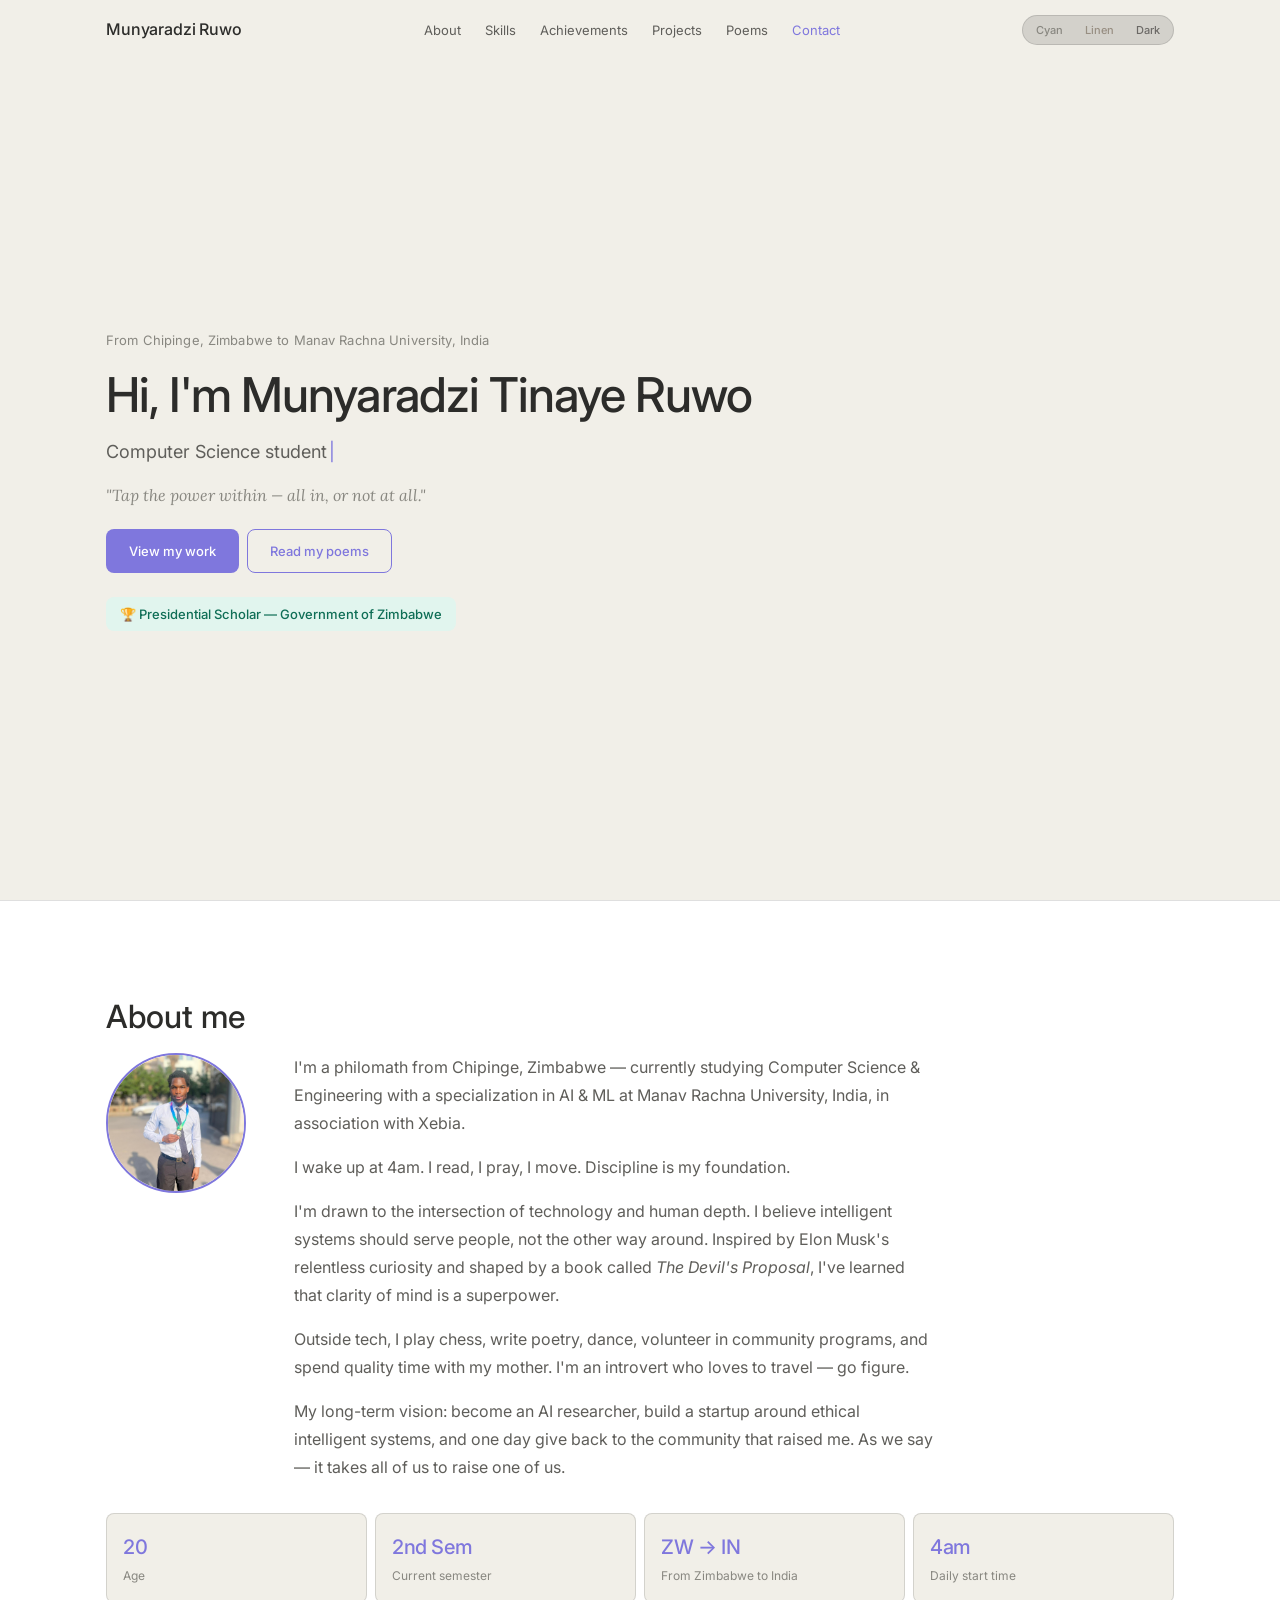
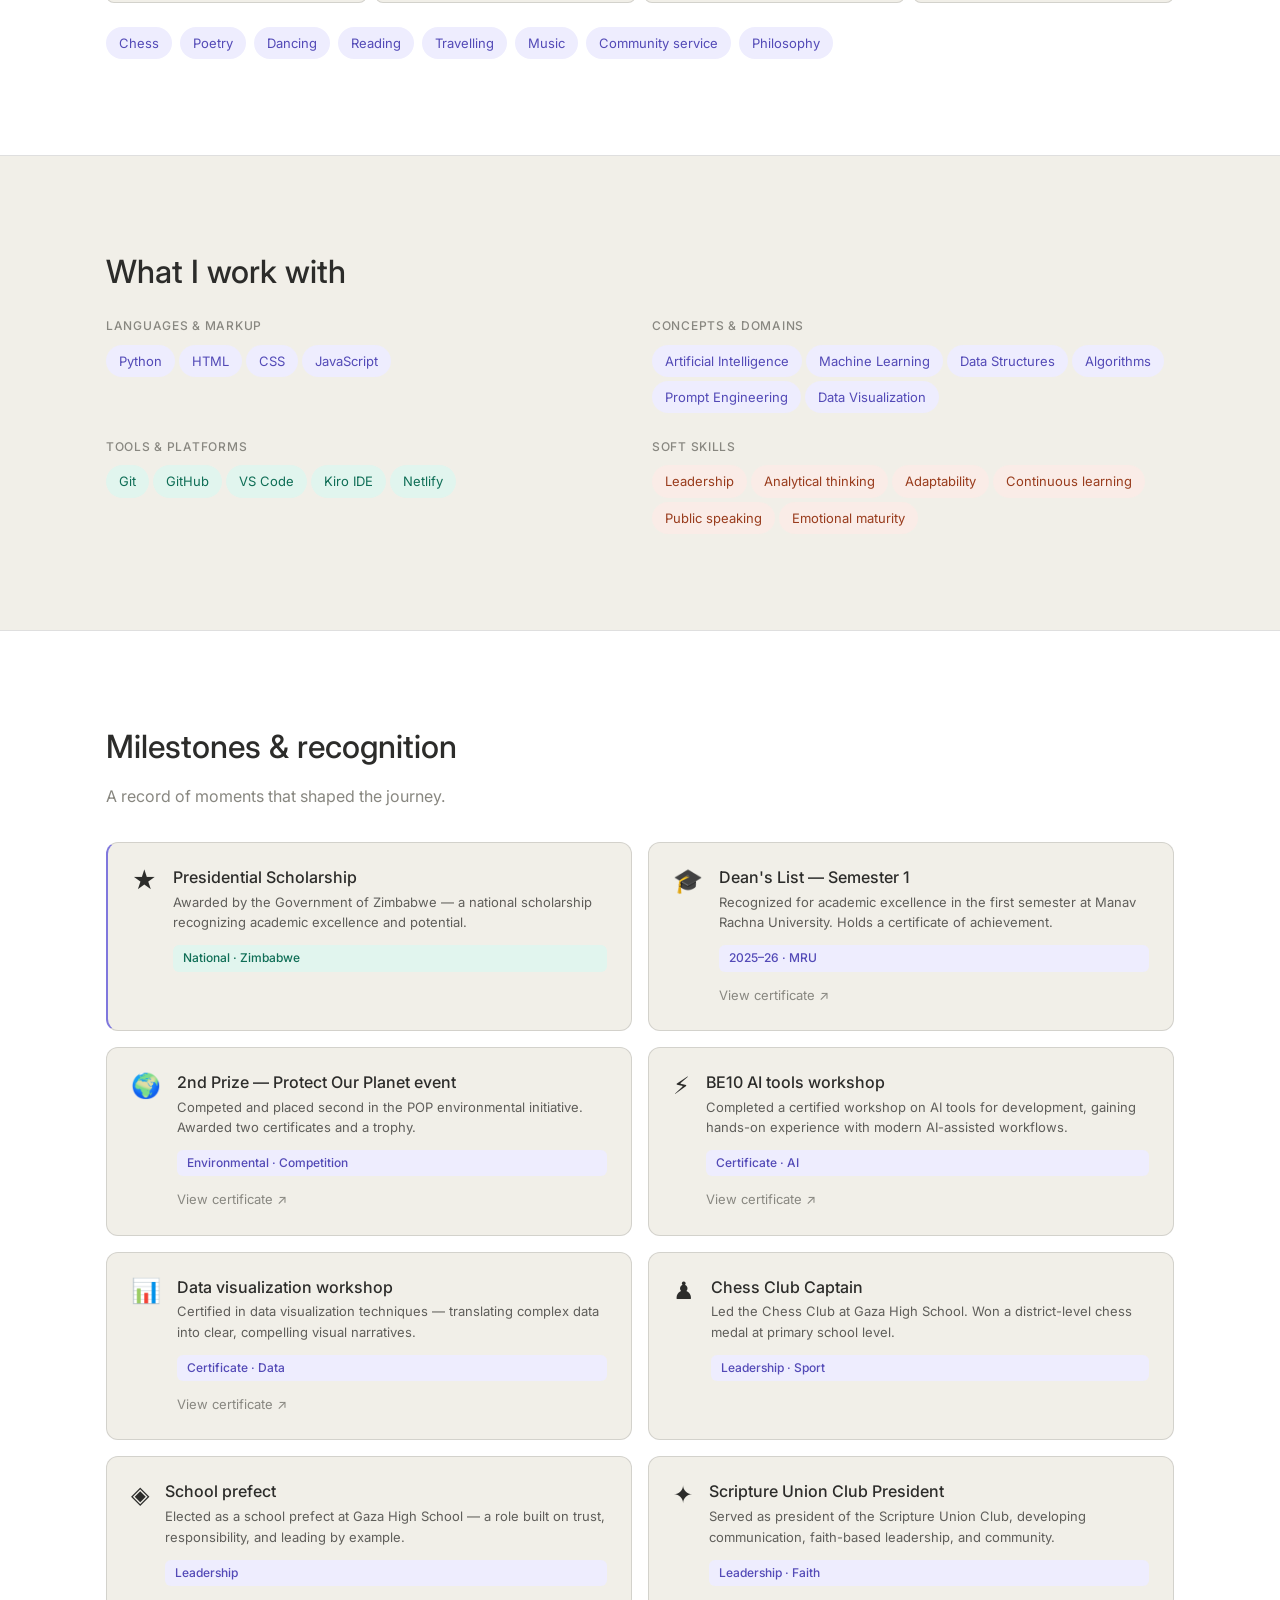
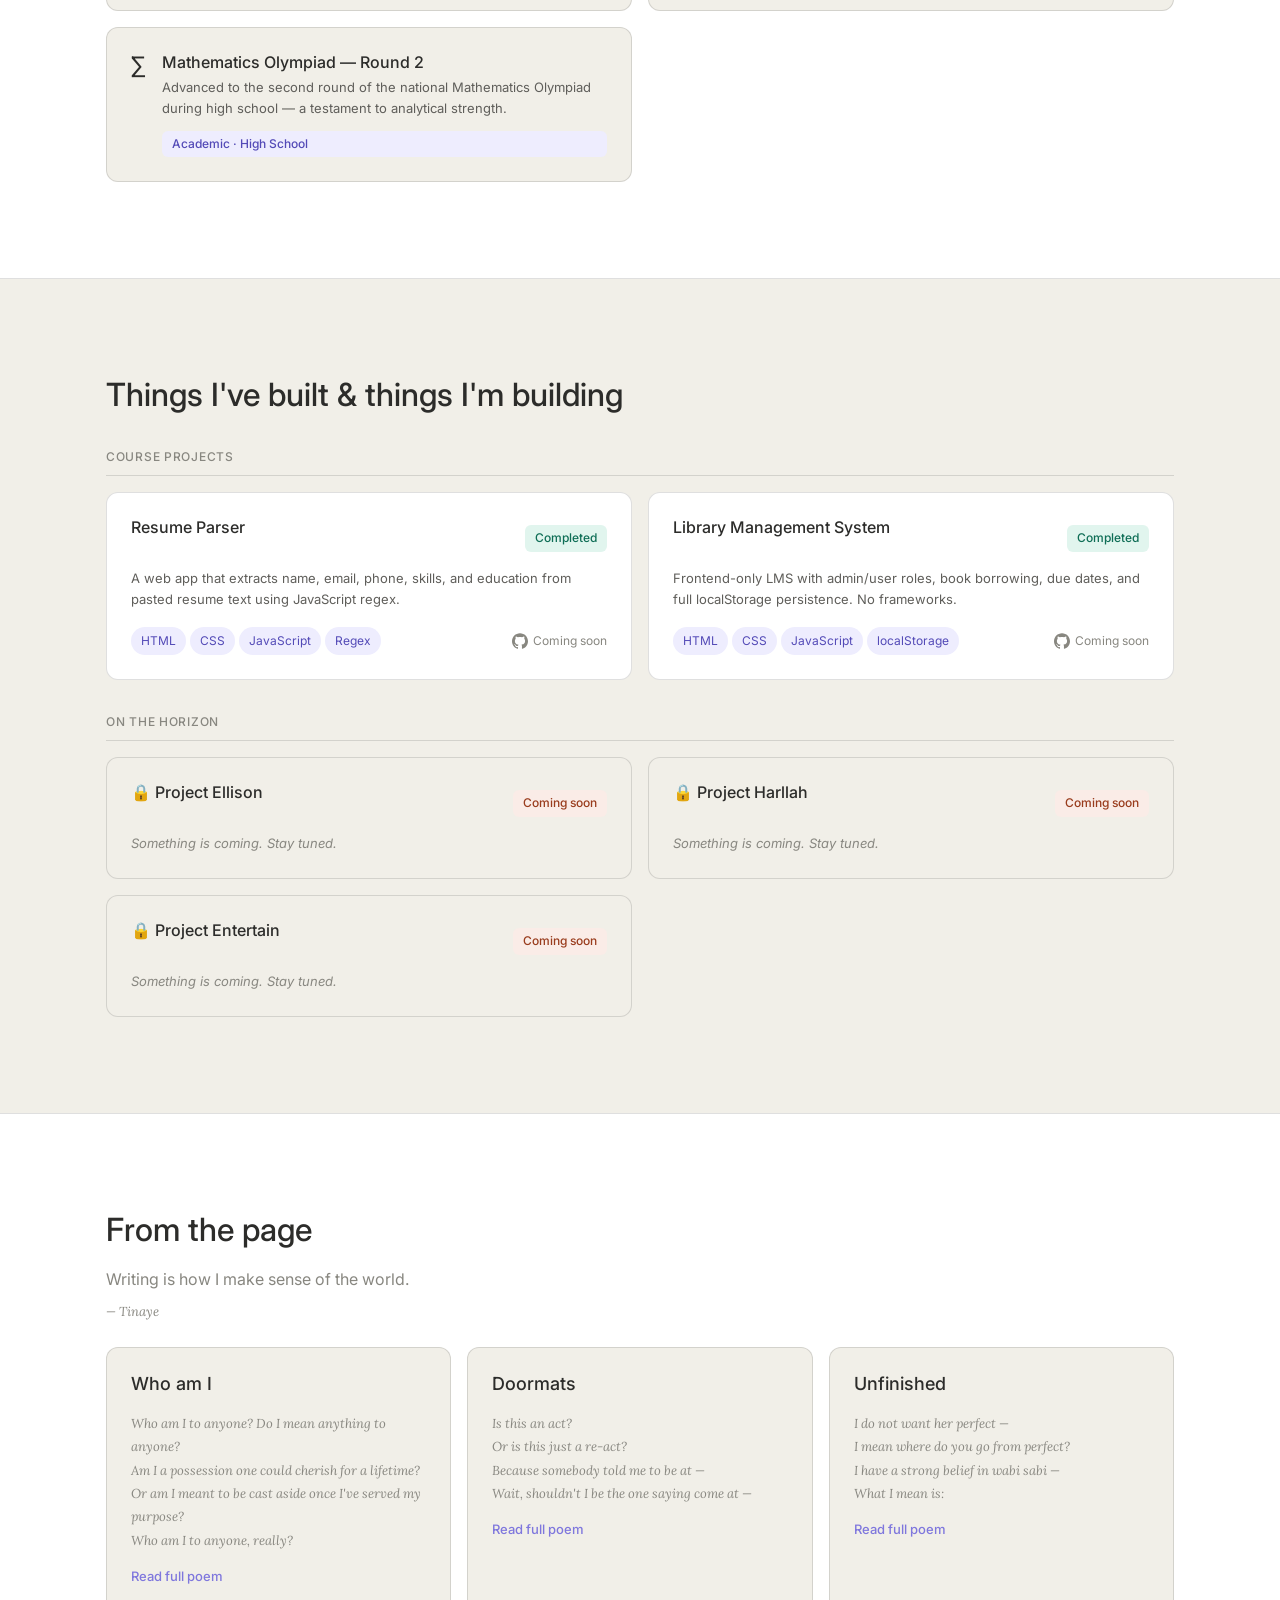
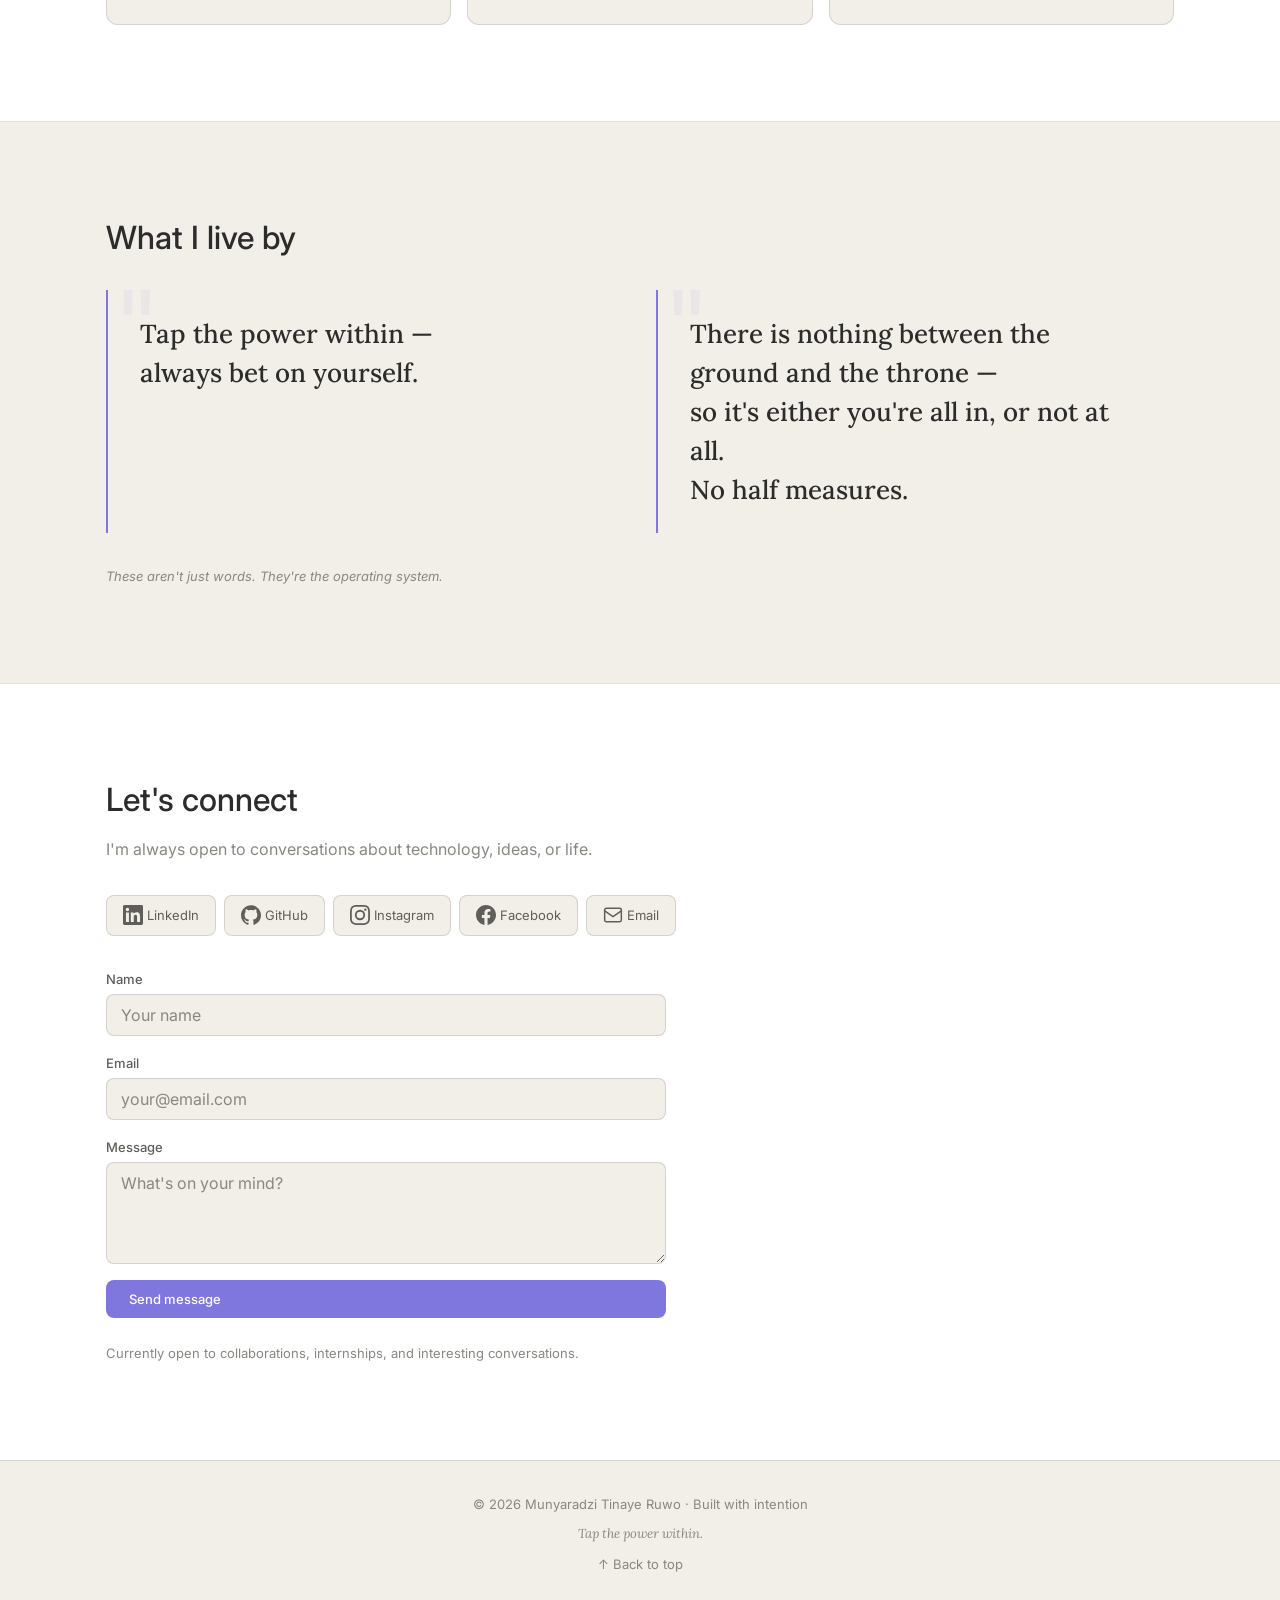
<file: index.html>
<!DOCTYPE html>
<html lang="en">

<head>
  <!-- ═══ META & SEO ═══ -->
  <meta charset="UTF-8" />
  <meta name="viewport" content="width=device-width, initial-scale=1.0" />
  <title>Munyaradzi Tinaye Ruwo — Computer Science & AI/ML Student</title>
  <meta name="description"
    content="Portfolio of Munyaradzi Tinaye Ruwo — CS & AI/ML student at Manav Rachna University, Presidential Scholar, philomath, and poet from Zimbabwe." />
  <meta property="og:title" content="Munyaradzi Tinaye Ruwo — Portfolio" />
  <meta property="og:description"
    content="Computer Science student, AI/ML specialization, Presidential Scholar, poet. From Chipinge, Zimbabwe to Manav Rachna University, India." />
  <meta property="og:type" content="website" />

  <!-- ═══ FONTS ═══ -->
  <link rel="preconnect" href="https://fonts.googleapis.com" />
  <link rel="preconnect" href="https://fonts.gstatic.com" crossorigin />
  <link
    href="https://fonts.googleapis.com/css2?family=Inter:wght@400;500&family=Lora:ital,wght@0,400;0,500;1,400;1,500&display=swap"
    rel="stylesheet" />

  <link rel="stylesheet" href="style.css" />
</head>

<body>

  <!-- ═══════════════════════════════════════ -->
  <!-- NAVIGATION       kjfndskjbghd                      -->
  <!-- ═══════════════════════════════════════ -->
  <nav class="nav" id="main-nav" role="navigation" aria-label="Main navigation">
    <div class="nav__inner container">
      <!-- Logo / name -->
      <a href="#hero" class="nav__logo">Munyaradzi Ruwo</a>

      <!-- Desktop links jbfjbdh -->
      <ul class="nav__links" id="nav-links" role="list">
        <li><a href="#about" class="nav__link">About</a></li>
        <li><a href="#skills" class="nav__link">Skills</a></li>
        <li><a href="#achievements" class="nav__link">Achievements</a></li>
        <li><a href="#projects" class="nav__link">Projects</a></li>
        <li><a href="#poems" class="nav__link">Poems</a></li>
        <li><a href="#contact" class="nav__link">Contact</a></li>
      </ul>

      <!-- Theme switcher -->
      <div class="theme-switcher" role="group" aria-label="Choose theme">
        <button class="theme-btn theme-btn--active" data-theme="cyan" aria-label="Cyan theme"
          title="Cyan (cool)">Cyan</button>
        <button class="theme-btn" data-theme="linen" aria-label="Linen theme" title="Linen (beige)">Linen</button>
        <button class="theme-btn" data-theme="dark" aria-label="Dark theme" title="Dark">Dark</button>
      </div>

      <!-- Hamburger (mobile) -->
      <button class="nav__hamburger" id="hamburger-btn" aria-label="Toggle navigation menu" aria-expanded="false"
        aria-controls="nav-links">
        <span class="hamburger-line"></span>
        <span class="hamburger-line"></span>
        <span class="hamburger-line"></span>
      </button>
    </div>
  </nav>

  <main>
    <!-- ═══════════════════════════════════════ -->
    <!-- SECTION 01 — HERO                      -->
    <!-- ═══════════════════════════════════════ -->
    <section class="hero" id="hero" aria-label="Hero introduction">
      <div class="container hero__inner">
        <!-- Eyebrow -->
        <p class="hero__eyebrow">From Chipinge, Zimbabwe to Manav Rachna University, India</p>

        <!-- Heading -->
        <h1 class="hero__heading">Hi, I'm Munyaradzi Tinaye Ruwo</h1>

        <!-- Typing subtitle -->
        <div class="hero__subtitle-wrap" aria-label="Roles: Computer Science student, AI/ML, Philomath, Poet">
          <span class="hero__subtitle" id="typing-text"></span><span class="hero__cursor" aria-hidden="true">|</span>
        </div>

        <!-- Mantra -->
        <p class="hero__mantra">"Tap the power within — all in, or not at all."</p>

        <!-- CTA Buttons -->
        <div class="hero__ctas">
          <a href="#projects" class="btn btn--primary">View my work</a>
          <a href="#poems" class="btn btn--outline">Read my poems</a>
        </div>

        <!-- Presidential Scholarship Badge -->
        <div class="hero__badge" aria-label="Presidential Scholarship award">
          <span class="badge badge--teal">🏆 Presidential Scholar — Government of Zimbabwe</span>
        </div>
      </div>
    </section>

    <!-- ═══════════════════════════════════════ -->
    <!-- SECTION 02 — ABOUT                     -->
    <!-- ═══════════════════════════════════════ -->
    <section class="section about" id="about" aria-label="About Munyaradzi">
      <div class="container">
        <h2 class="section__heading">About me</h2>

        <!-- Two-column layout: photo + bio -->
        <div class="about__layout">

          <!-- Profile photo area -->
          <div class="about__photo-col">
            <div class="about__photo-wrap">
              <!-- Profile image with initials fallback -->
              <img src="assets/profile.jpg" alt="Munyaradzi Tinaye Ruwo" class="about__photo"
                onerror="this.style.display='none'; this.nextElementSibling.style.display='flex'" />
              <!-- Fallback initials circle (hidden by default) -->
              <div class="about__photo-fallback" aria-hidden="true" style="display:none;">MTR</div>
            </div>
          </div>

          <!-- Bio text -->
          <div class="about__bio-col">
            <p class="about__bio">
              I'm a philomath from Chipinge, Zimbabwe — currently studying Computer Science &amp; Engineering with a
              specialization in AI &amp; ML at Manav Rachna University, India, in association with Xebia.
            </p>
            <p class="about__bio">
              I wake up at 4am. I read, I pray, I move. Discipline is my foundation.
            </p>
            <p class="about__bio">
              I'm drawn to the intersection of technology and human depth. I believe intelligent systems should serve
              people, not the other way around. Inspired by Elon Musk's relentless curiosity and shaped by a book called
              <em>The Devil's Proposal</em>, I've learned that clarity of mind is a superpower.
            </p>
            <p class="about__bio">
              Outside tech, I play chess, write poetry, dance, volunteer in community programs, and spend quality time
              with my mother. I'm an introvert who loves to travel — go figure.
            </p>
            <p class="about__bio">
              My long-term vision: become an AI researcher, build a startup around ethical intelligent systems, and one
              day give back to the community that raised me. As we say — it takes all of us to raise one of us.
            </p>
          </div>
        </div>

        <!-- Stat cards -->
        <div class="about__stats">
          <div class="stat-card">
            <span class="stat-card__value">20</span>
            <span class="stat-card__label">Age</span>
          </div>
          <div class="stat-card">
            <span class="stat-card__value">2nd Sem</span>
            <span class="stat-card__label">Current semester</span>
          </div>
          <div class="stat-card">
            <span class="stat-card__value">ZW → IN</span>
            <span class="stat-card__label">From Zimbabwe to India</span>
          </div>
          <div class="stat-card">
            <span class="stat-card__value">4am</span>
            <span class="stat-card__label">Daily start time</span>
          </div>
        </div>

        <!-- Interests pills -->
        <div class="about__interests" aria-label="Interests">
          <span class="pill pill--purple">Chess</span>
          <span class="pill pill--purple">Poetry</span>
          <span class="pill pill--purple">Dancing</span>
          <span class="pill pill--purple">Reading</span>
          <span class="pill pill--purple">Travelling</span>
          <span class="pill pill--purple">Music</span>
          <span class="pill pill--purple">Community service</span>
          <span class="pill pill--purple">Philosophy</span>
        </div>
      </div>
    </section>

    <!-- ═══════════════════════════════════════ -->
    <!-- SECTION 03 — SKILLS                    -->
    <!-- ═══════════════════════════════════════ -->
    <section class="section skills" id="skills" aria-label="Skills">
      <div class="container">
        <h2 class="section__heading">What I work with</h2>

        <div class="skills__grid">

          <!-- Languages & markup -->
          <div class="skill-group">
            <p class="skill-group__label">Languages &amp; markup</p>
            <div class="skill-group__pills">
              <span class="pill pill--purple">Python</span>
              <span class="pill pill--purple">HTML</span>
              <span class="pill pill--purple">CSS</span>
              <span class="pill pill--purple">JavaScript</span>
            </div>
          </div>

          <!-- Concepts & domains -->
          <div class="skill-group">
            <p class="skill-group__label">Concepts &amp; domains</p>
            <div class="skill-group__pills">
              <span class="pill pill--purple">Artificial Intelligence</span>
              <span class="pill pill--purple">Machine Learning</span>
              <span class="pill pill--purple">Data Structures</span>
              <span class="pill pill--purple">Algorithms</span>
              <span class="pill pill--purple">Prompt Engineering</span>
              <span class="pill pill--purple">Data Visualization</span>
            </div>
          </div>

          <!-- Tools & platforms -->
          <div class="skill-group">
            <p class="skill-group__label">Tools &amp; platforms</p>
            <div class="skill-group__pills">
              <span class="pill pill--teal">Git</span>
              <span class="pill pill--teal">GitHub</span>
              <span class="pill pill--teal">VS Code</span>
              <span class="pill pill--teal">Kiro IDE</span>
              <span class="pill pill--teal">Netlify</span>
            </div>
          </div>

          <!-- Soft skills -->
          <div class="skill-group">
            <p class="skill-group__label">Soft skills</p>
            <div class="skill-group__pills">
              <span class="pill pill--coral">Leadership</span>
              <span class="pill pill--coral">Analytical thinking</span>
              <span class="pill pill--coral">Adaptability</span>
              <span class="pill pill--coral">Continuous learning</span>
              <span class="pill pill--coral">Public speaking</span>
              <span class="pill pill--coral">Emotional maturity</span>
            </div>
          </div>

        </div>
      </div>
    </section>

    <!-- ═══════════════════════════════════════ -->
    <!-- SECTION 04 — ACHIEVEMENTS              -->
    <!-- ═══════════════════════════════════════ -->
    <section class="section achievements" id="achievements" aria-label="Achievements">
      <div class="container">
        <h2 class="section__heading">Milestones &amp; recognition</h2>
        <p class="section__intro">A record of moments that shaped the journey.</p>

        <div class="achievements__grid">

          <!-- Card 1 — Presidential Scholarship (featured, purple left border) -->
          <article class="achievement-card achievement-card--featured" aria-label="Presidential Scholarship">
            <div class="achievement-card__icon" aria-hidden="true">★</div>
            <div class="achievement-card__body">
              <h3 class="achievement-card__title">Presidential Scholarship</h3>
              <p class="achievement-card__desc">Awarded by the Government of Zimbabwe — a national scholarship
                recognizing academic excellence and potential.</p>
              <span class="badge badge--teal-sm">National · Zimbabwe</span>
            </div>
          </article>

          <!-- Card 2 — Dean's List -->
          <article class="achievement-card" aria-label="Dean's List">
            <div class="achievement-card__icon" aria-hidden="true">🎓</div>
            <div class="achievement-card__body">
              <h3 class="achievement-card__title">Dean's List — Semester 1</h3>
              <p class="achievement-card__desc">Recognized for academic excellence in the first semester at Manav Rachna
                University. Holds a certificate of achievement.</p>
              <span class="badge badge--grey-sm">2025–26 · MRU</span>
              <a href="assets/certificates/deans-list.jpg" target="_blank" rel="noopener noreferrer"
                class="cert-link">View certificate ↗</a>
            </div>
          </article>

          <!-- Card 3 — POP 2nd Prize -->
          <article class="achievement-card" aria-label="Protect Our Planet 2nd Prize">
            <div class="achievement-card__icon" aria-hidden="true">🌍</div>
            <div class="achievement-card__body">
              <h3 class="achievement-card__title">2nd Prize — Protect Our Planet event</h3>
              <p class="achievement-card__desc">Competed and placed second in the POP environmental initiative. Awarded
                two certificates and a trophy.</p>
              <span class="badge badge--grey-sm">Environmental · Competition</span>
              <a href="assets/certificates/pop-event.jpg" target="_blank" rel="noopener noreferrer"
                class="cert-link">View certificate ↗</a>
            </div>
          </article>

          <!-- Card 4 — BE10 AI Tools Workshop -->
          <article class="achievement-card" aria-label="BE10 AI Tools Workshop">
            <div class="achievement-card__icon" aria-hidden="true">⚡</div>
            <div class="achievement-card__body">
              <h3 class="achievement-card__title">BE10 AI tools workshop</h3>
              <p class="achievement-card__desc">Completed a certified workshop on AI tools for development, gaining
                hands-on experience with modern AI-assisted workflows.</p>
              <span class="badge badge--grey-sm">Certificate · AI</span>
              <a href="assets/certificates/be10-workshop.jpg" target="_blank" rel="noopener noreferrer"
                class="cert-link">View certificate ↗</a>
            </div>
          </article>

          <!-- Card 5 — Data Visualization Workshop -->
          <article class="achievement-card" aria-label="Data Visualization Workshop">
            <div class="achievement-card__icon" aria-hidden="true">📊</div>
            <div class="achievement-card__body">
              <h3 class="achievement-card__title">Data visualization workshop</h3>
              <p class="achievement-card__desc">Certified in data visualization techniques — translating complex data
                into clear, compelling visual narratives.</p>
              <span class="badge badge--grey-sm">Certificate · Data</span>
              <a href="assets/certificates/data-viz.jpg" target="_blank" rel="noopener noreferrer"
                class="cert-link">View certificate ↗</a>
            </div>
          </article>

          <!-- Card 6 — Chess Club Captain -->
          <article class="achievement-card" aria-label="Chess Club Captain">
            <div class="achievement-card__icon" aria-hidden="true">♟</div>
            <div class="achievement-card__body">
              <h3 class="achievement-card__title">Chess Club Captain</h3>
              <p class="achievement-card__desc">Led the Chess Club at Gaza High School. Won a district-level chess medal
                at primary school level.</p>
              <span class="badge badge--grey-sm">Leadership · Sport</span>
            </div>
          </article>

          <!-- Card 7 — School Prefect -->
          <article class="achievement-card" aria-label="School Prefect">
            <div class="achievement-card__icon" aria-hidden="true">◈</div>
            <div class="achievement-card__body">
              <h3 class="achievement-card__title">School prefect</h3>
              <p class="achievement-card__desc">Elected as a school prefect at Gaza High School — a role built on trust,
                responsibility, and leading by example.</p>
              <span class="badge badge--grey-sm">Leadership</span>
            </div>
          </article>

          <!-- Card 8 — Scripture Union President -->
          <article class="achievement-card" aria-label="Scripture Union Club President">
            <div class="achievement-card__icon" aria-hidden="true">✦</div>
            <div class="achievement-card__body">
              <h3 class="achievement-card__title">Scripture Union Club President</h3>
              <p class="achievement-card__desc">Served as president of the Scripture Union Club, developing
                communication, faith-based leadership, and community.</p>
              <span class="badge badge--grey-sm">Leadership · Faith</span>
            </div>
          </article>

          <!-- Card 9 — Mathematics Olympiad -->
          <article class="achievement-card" aria-label="Mathematics Olympiad">
            <div class="achievement-card__icon" aria-hidden="true">∑</div>
            <div class="achievement-card__body">
              <h3 class="achievement-card__title">Mathematics Olympiad — Round 2</h3>
              <p class="achievement-card__desc">Advanced to the second round of the national Mathematics Olympiad during
                high school — a testament to analytical strength.</p>
              <span class="badge badge--grey-sm">Academic · High School</span>
            </div>
          </article>

        </div>
      </div>
    </section>

    <!-- ═══════════════════════════════════════ -->
    <!-- SECTION 05 — PROJECTS                  -->
    <!-- ═══════════════════════════════════════ -->
    <section class="section projects" id="projects" aria-label="Projects">
      <div class="container">
        <h2 class="section__heading">Things I've built &amp; things I'm building</h2>

        <!-- Subsection A: Course projects -->
        <div class="projects__group">
          <p class="projects__group-label">Course projects</p>
          <div class="projects__grid">

            <!-- Card 1 — Resume Parser -->
            <article class="project-card" aria-label="Resume Parser project">
              <div class="project-card__header">
                <h3 class="project-card__title">Resume Parser</h3>
                <span class="badge badge--teal-sm">Completed</span>
              </div>
              <p class="project-card__desc">A web app that extracts name, email, phone, skills, and education from
                pasted resume text using JavaScript regex.</p>
              <div class="project-card__footer">
                <div class="project-card__tags">
                  <span class="pill pill--purple pill--sm">HTML</span>
                  <span class="pill pill--purple pill--sm">CSS</span>
                  <span class="pill pill--purple pill--sm">JavaScript</span>
                  <span class="pill pill--purple pill--sm">Regex</span>
                </div>
                <span class="project-card__github project-card__github--disabled" title="Coming soon"
                  aria-label="GitHub link coming soon">
                  <!-- GitHub icon -->
                  <svg width="16" height="16" viewBox="0 0 24 24" fill="currentColor" aria-hidden="true">
                    <path
                      d="M12 .297c-6.63 0-12 5.373-12 12 0 5.303 3.438 9.8 8.205 11.385.6.113.82-.258.82-.577 0-.285-.01-1.04-.015-2.04-3.338.724-4.042-1.61-4.042-1.61C4.422 18.07 3.633 17.7 3.633 17.7c-1.087-.744.084-.729.084-.729 1.205.084 1.838 1.236 1.838 1.236 1.07 1.835 2.809 1.305 3.495.998.108-.776.417-1.305.76-1.605-2.665-.3-5.466-1.332-5.466-5.93 0-1.31.465-2.38 1.235-3.22-.135-.303-.54-1.523.105-3.176 0 0 1.005-.322 3.3 1.23.96-.267 1.98-.399 3-.405 1.02.006 2.04.138 3 .405 2.28-1.552 3.285-1.23 3.285-1.23.645 1.653.24 2.873.12 3.176.765.84 1.23 1.91 1.23 3.22 0 4.61-2.805 5.625-5.475 5.92.42.36.81 1.096.81 2.22 0 1.606-.015 2.896-.015 3.286 0 .315.21.69.825.57C20.565 22.092 24 17.592 24 12.297c0-6.627-5.373-12-12-12" />
                  </svg>
                  Coming soon
                </span>
              </div>
            </article>

            <!-- Card 2 — Library Management System -->
            <article class="project-card" aria-label="Library Management System project">
              <div class="project-card__header">
                <h3 class="project-card__title">Library Management System</h3>
                <span class="badge badge--teal-sm">Completed</span>
              </div>
              <p class="project-card__desc">Frontend-only LMS with admin/user roles, book borrowing, due dates, and full
                localStorage persistence. No frameworks.</p>
              <div class="project-card__footer">
                <div class="project-card__tags">
                  <span class="pill pill--purple pill--sm">HTML</span>
                  <span class="pill pill--purple pill--sm">CSS</span>
                  <span class="pill pill--purple pill--sm">JavaScript</span>
                  <span class="pill pill--purple pill--sm">localStorage</span>
                </div>
                <span class="project-card__github project-card__github--disabled" title="Coming soon"
                  aria-label="GitHub link coming soon">
                  <svg width="16" height="16" viewBox="0 0 24 24" fill="currentColor" aria-hidden="true">
                    <path
                      d="M12 .297c-6.63 0-12 5.373-12 12 0 5.303 3.438 9.8 8.205 11.385.6.113.82-.258.82-.577 0-.285-.01-1.04-.015-2.04-3.338.724-4.042-1.61-4.042-1.61C4.422 18.07 3.633 17.7 3.633 17.7c-1.087-.744.084-.729.084-.729 1.205.084 1.838 1.236 1.838 1.236 1.07 1.835 2.809 1.305 3.495.998.108-.776.417-1.305.76-1.605-2.665-.3-5.466-1.332-5.466-5.93 0-1.31.465-2.38 1.235-3.22-.135-.303-.54-1.523.105-3.176 0 0 1.005-.322 3.3 1.23.96-.267 1.98-.399 3-.405 1.02.006 2.04.138 3 .405 2.28-1.552 3.285-1.23 3.285-1.23.645 1.653.24 2.873.12 3.176.765.84 1.23 1.91 1.23 3.22 0 4.61-2.805 5.625-5.475 5.92.42.36.81 1.096.81 2.22 0 1.606-.015 2.896-.015 3.286 0 .315.21.69.825.57C20.565 22.092 24 17.592 24 12.297c0-6.627-5.373-12-12-12" />
                  </svg>
                  Coming soon
                </span>
              </div>
            </article>

          </div>
        </div>

        <!-- Subsection B: On the horizon -->
        <div class="projects__group">
          <p class="projects__group-label">On the horizon</p>
          <div class="projects__grid">

            <!-- Card 3 — Project Ellison -->
            <article class="project-card project-card--coming" aria-label="Project Ellison — coming soon">
              <div class="project-card__header">
                <h3 class="project-card__title">
                  <span aria-hidden="true">🔒</span> Project Ellison
                </h3>
                <span class="badge badge--coral-sm">Coming soon</span>
              </div>
              <p class="project-card__desc project-card__desc--muted">Something is coming. Stay tuned.</p>
            </article>

            <!-- Card 4 — Project Harllah -->
            <article class="project-card project-card--coming" aria-label="Project Harllah — coming soon">
              <div class="project-card__header">
                <h3 class="project-card__title">
                  <span aria-hidden="true">🔒</span> Project Harllah
                </h3>
                <span class="badge badge--coral-sm">Coming soon</span>
              </div>
              <p class="project-card__desc project-card__desc--muted">Something is coming. Stay tuned.</p>
            </article>

            <!-- Card 5 — Project Entertain -->
            <article class="project-card project-card--coming" aria-label="Project Entertain — coming soon">
              <div class="project-card__header">
                <h3 class="project-card__title">
                  <span aria-hidden="true">🔒</span> Project Entertain
                </h3>
                <span class="badge badge--coral-sm">Coming soon</span>
              </div>
              <p class="project-card__desc project-card__desc--muted">Something is coming. Stay tuned.</p>
            </article>

          </div>
        </div>
      </div>
    </section>

    <!-- ═══════════════════════════════════════ -->
    <!-- SECTION 06 — POEMS                     -->
    <!-- ═══════════════════════════════════════ -->
    <section class="section poems" id="poems" aria-label="Poems">
      <div class="container">
        <h2 class="section__heading">From the page</h2>
        <p class="section__intro">Writing is how I make sense of the world.</p>
        <p class="poems__credit">— Tinaye</p>

        <div class="poems__grid">

          <!-- Poem 1 — Who am I -->
          <article class="poem-card" aria-label="Poem: Who am I">
            <h3 class="poem-card__title">Who am I</h3>
            <!-- Preview -->
            <div class="poem-card__preview">
              <p class="poem-card__lines">
                Who am I to anyone? Do I mean anything to anyone?<br />
                Am I a possession one could cherish for a lifetime?<br />
                Or am I meant to be cast aside once I've served my purpose?<br />
                Who am I to anyone, really?
              </p>
            </div>
            <!-- Toggle button -->
            <button class="poem-toggle" aria-expanded="false" aria-controls="poem-1-full">Read full poem</button>
            <!-- Full poem (hidden by default) -->
            <div class="poem-card__full" id="poem-1-full" aria-hidden="true">
              <p class="poem-card__full-text">
                Who am I to anyone? Do I mean anything to anyone? Am I a possession one could cherish for a lifetime? Or
                am I meant to be cast aside once I've served my purpose? Do I mean anything to anyone? Who am I to
                anyone, really? Who am I, I wonder? Today I reminisced over the bonds I've made with people thus far in
                my life — and none of them still exist. Who am I, I wonder? It almost seems as if I'm just a chapter in
                people's lives that they can just flip over — or close once they're done with it. Like a phase people
                will eventually transition out of and erase. Is it all I'm meant to be? Maybe — the irony, I believe
                there is nothing between the ground and the throne — so I'm always all in, too quick to bond to people
                who'll leave just as fast. The cycle continues, like I'm stuck in a loop. Maybe that's all I'm meant to
                be — just a passing chapter....
              </p>
            </div>
          </article>

          <!-- Poem 2 — Doormats -->
          <article class="poem-card" aria-label="Poem: Doormats">
            <h3 class="poem-card__title">Doormats</h3>
            <div class="poem-card__preview">
              <p class="poem-card__lines">
                Is this an act?<br />
                Or is this just a re-act?<br />
                Because somebody told me to be at —<br />
                Wait, shouldn't I be the one saying come at —
              </p>
            </div>
            <button class="poem-toggle" aria-expanded="false" aria-controls="poem-2-full">Read full poem</button>
            <div class="poem-card__full" id="poem-2-full" aria-hidden="true">
              <p class="poem-card__full-text">
                Is this an act?<br />
                Or this is just a re-act?<br />
                Because somebody told me to be at —<br />
                Wait shouldn't I be the one saying come at —<br />
                Or maybe be saying look at —<br />
                That comet —<br />
                Sometimes I feel like I'm a doormat<br />
                Because I'm always getting stepped at<br />
                Makes sense because I can't even re-act<br />
                Maybe I should call my toppy Charmaine —<br />
                We both reside in the doormat dormaine —<br />
                We both deserve some tenderness, maybe a sip of some champagne —<br />
                To flush away a doormat's pain —<br />
                Yikes, what a stereotypical brain?<br />
                Maybe we should start our own little campaign —<br />
                As if there will be something to gain —<br />
                But what would we call it though?<br />
                Maybe, 'To the doormats, here's how to escape from the door,'<br />
                Here's how to rise from the bottom floor<br />
                To love yourself more till you glow<br />
                To invest in yourself more and grow<br />
                To when you're on your last straw<br />
                And life mercilessly strikes you with a blow<br />
                Strike back with a mighty claw<br />
                Much stronger than ever before<br />
                Till you reach the shore<br />
                Glad that you've won the war....
              </p>
            </div>
          </article>

          <!-- Poem 3 — Unfinished -->
          <article class="poem-card" aria-label="Poem: Unfinished">
            <h3 class="poem-card__title">Unfinished</h3>
            <div class="poem-card__preview">
              <p class="poem-card__lines">
                I do not want her perfect —<br />
                I mean where do you go from perfect?<br />
                I have a strong belief in wabi sabi —<br />
                What I mean is:
              </p>
            </div>
            <button class="poem-toggle" aria-expanded="false" aria-controls="poem-3-full">Read full poem</button>
            <div class="poem-card__full" id="poem-3-full" aria-hidden="true">
              <p class="poem-card__full-text">
                I do not want her perfect —<br />
                I mean where do you go from perfect? —<br />
                I have a strong belief in wabi sabi —<br />
                What I mean is:<br />
                As long as her character isn't shaddy —<br />
                I'll love her even if her breasts are saggy —<br />
                I'll love her even if her stomach is flabby —<br />
                I'll love her even if her body is baggy —<br />
                I'll even love her if her teeth are gappy —<br />
                Yes! My love will be the filler —<br />
                In this destructive world of ours, I'll be her pillar.<br />
                In a world so chiller —<br />
                I'll be her mirror —<br />
                The good kind. The kind that shows her reflections of herself she should love.<br />
                The kind that makes her place herself above.<br />
                I don't know about Bonnie and Clyde but we'll always be hand in glove.<br />
                Let her be the hand, I'll be the glove.<br />
                But I'm doomed because a glove, she might remove.<br />
                Even so I'll be her dove —<br />
                I'll always return to her with an olive leaf<br />
                So that she knows I bear relief.
              </p>
            </div>
          </article>

        </div>
      </div>
    </section>

    <!-- ═══════════════════════════════════════ -->
    <!-- SECTION 07 — MANTRAS                   -->
    <!-- ═══════════════════════════════════════ -->
    <section class="section mantras" id="mantras" aria-label="Mantras">
      <div class="container">
        <h2 class="section__heading">What I live by</h2>

        <div class="mantras__blocks">

          <blockquote class="mantra-block">
            <span class="mantra-block__quote-mark" aria-hidden="true">"</span>
            <p class="mantra-block__text">
              Tap the power within —<br />always bet on yourself.
            </p>
          </blockquote>

          <blockquote class="mantra-block">
            <span class="mantra-block__quote-mark" aria-hidden="true">"</span>
            <p class="mantra-block__text">
              There is nothing between the ground and the throne —<br />
              so it's either you're all in, or not at all.<br />
              No half measures.
            </p>
          </blockquote>

        </div>

        <p class="mantras__closing">These aren't just words. They're the operating system.</p>
      </div>
    </section>

    <!-- ═══════════════════════════════════════ -->
    <!-- SECTION 08 — CONTACT                   -->
    <!-- ═══════════════════════════════════════ -->
    <section class="section contact" id="contact" aria-label="Contact">
      <div class="container">
        <h2 class="section__heading">Let's connect</h2>
        <p class="section__intro">I'm always open to conversations about technology, ideas, or life.</p>

        <!-- Social links -->
        <div class="contact__socials" role="list" aria-label="Social media links">

          <!-- LinkedIn -->
          <a href="https://www.linkedin.com/in/munyaradzi-ruwo-7443312b9" target="_blank" rel="noopener noreferrer"
            class="social-link" aria-label="LinkedIn profile" role="listitem">
            <svg width="20" height="20" viewBox="0 0 24 24" fill="currentColor" aria-hidden="true">
              <path
                d="M20.447 20.452h-3.554v-5.569c0-1.328-.027-3.037-1.852-3.037-1.853 0-2.136 1.445-2.136 2.939v5.667H9.351V9h3.414v1.561h.046c.477-.9 1.637-1.85 3.37-1.85 3.601 0 4.267 2.37 4.267 5.455v6.286zM5.337 7.433a2.062 2.062 0 01-2.063-2.065 2.064 2.064 0 112.063 2.065zm1.782 13.019H3.555V9h3.564v11.452zM22.225 0H1.771C.792 0 0 .774 0 1.729v20.542C0 23.227.792 24 1.771 24h20.451C23.2 24 24 23.227 24 22.271V1.729C24 .774 23.2 0 22.222 0h.003z" />
            </svg>
            LinkedIn
          </a>

          <!-- GitHub -->
          <a href="https://github.com/Tinaye-git" target="_blank" rel="noopener noreferrer" class="social-link"
            aria-label="GitHub profile" role="listitem">
            <svg width="20" height="20" viewBox="0 0 24 24" fill="currentColor" aria-hidden="true">
              <path
                d="M12 .297c-6.63 0-12 5.373-12 12 0 5.303 3.438 9.8 8.205 11.385.6.113.82-.258.82-.577 0-.285-.01-1.04-.015-2.04-3.338.724-4.042-1.61-4.042-1.61C4.422 18.07 3.633 17.7 3.633 17.7c-1.087-.744.084-.729.084-.729 1.205.084 1.838 1.236 1.838 1.236 1.07 1.835 2.809 1.305 3.495.998.108-.776.417-1.305.76-1.605-2.665-.3-5.466-1.332-5.466-5.93 0-1.31.465-2.38 1.235-3.22-.135-.303-.54-1.523.105-3.176 0 0 1.005-.322 3.3 1.23.96-.267 1.98-.399 3-.405 1.02.006 2.04.138 3 .405 2.28-1.552 3.285-1.23 3.285-1.23.645 1.653.24 2.873.12 3.176.765.84 1.23 1.91 1.23 3.22 0 4.61-2.805 5.625-5.475 5.92.42.36.81 1.096.81 2.22 0 1.606-.015 2.896-.015 3.286 0 .315.21.69.825.57C20.565 22.092 24 17.592 24 12.297c0-6.627-5.373-12-12-12" />
            </svg>
            GitHub
          </a>

          <!-- Instagram -->
          <a href="https://www.instagram.com/munyaradzitinayeruwo" target="_blank" rel="noopener noreferrer"
            class="social-link" aria-label="Instagram profile" role="listitem">
            <svg width="20" height="20" viewBox="0 0 24 24" fill="currentColor" aria-hidden="true">
              <path
                d="M12 2.163c3.204 0 3.584.012 4.85.07 3.252.148 4.771 1.691 4.919 4.919.058 1.265.069 1.645.069 4.849 0 3.205-.012 3.584-.069 4.849-.149 3.225-1.664 4.771-4.919 4.919-1.266.058-1.644.07-4.85.07-3.204 0-3.584-.012-4.849-.07-3.26-.149-4.771-1.699-4.919-4.92-.058-1.265-.07-1.644-.07-4.849 0-3.204.013-3.583.07-4.849.149-3.227 1.664-4.771 4.919-4.919 1.266-.057 1.645-.069 4.849-.069zm0-2.163c-3.259 0-3.667.014-4.947.072-4.358.2-6.78 2.618-6.98 6.98-.059 1.281-.073 1.689-.073 4.948 0 3.259.014 3.668.072 4.948.2 4.358 2.618 6.78 6.98 6.98 1.281.058 1.689.072 4.948.072 3.259 0 3.668-.014 4.948-.072 4.354-.2 6.782-2.618 6.979-6.98.059-1.28.073-1.689.073-4.948 0-3.259-.014-3.667-.072-4.947-.196-4.354-2.617-6.78-6.979-6.98-1.281-.059-1.69-.073-4.949-.073zm0 5.838a6.162 6.162 0 100 12.324 6.162 6.162 0 000-12.324zM12 16a4 4 0 110-8 4 4 0 010 8zm6.406-11.845a1.44 1.44 0 100 2.881 1.44 1.44 0 000-2.881z" />
            </svg>
            Instagram
          </a>

          <!-- Facebook -->
          <a href="https://www.facebook.com/people/Munyaradzi-Tinaye-Ruwo" target="_blank" rel="noopener noreferrer"
            class="social-link" aria-label="Facebook profile" role="listitem">
            <svg width="20" height="20" viewBox="0 0 24 24" fill="currentColor" aria-hidden="true">
              <path
                d="M24 12.073c0-6.627-5.373-12-12-12s-12 5.373-12 12c0 5.99 4.388 10.954 10.125 11.854v-8.385H7.078v-3.47h3.047V9.43c0-3.007 1.792-4.669 4.533-4.669 1.312 0 2.686.235 2.686.235v2.953H15.83c-1.491 0-1.956.925-1.956 1.874v2.25h3.328l-.532 3.47h-2.796v8.385C19.612 23.027 24 18.062 24 12.073z" />
            </svg>
            Facebook
          </a>

          <!-- Email -->
          <a href="mailto:ruwotinaye5@gmail.com" class="social-link" aria-label="Send an email to Munyaradzi"
            role="listitem">
            <svg width="20" height="20" viewBox="0 0 24 24" fill="none" stroke="currentColor" stroke-width="1.8"
              stroke-linecap="round" stroke-linejoin="round" aria-hidden="true">
              <rect x="2" y="4" width="20" height="16" rx="2" />
              <path d="M2 7l10 7 10-7" />
            </svg>
            Email
          </a>

        </div>

        <!-- Contact form -->
        <form class="contact__form" id="contact-form" novalidate aria-label="Contact form">
          <div class="form-group">
            <label for="contact-name" class="form-label">Name</label>
            <input type="text" id="contact-name" name="name" class="form-input" placeholder="Your name" required
              autocomplete="name" />
          </div>
          <div class="form-group">
            <label for="contact-email" class="form-label">Email</label>
            <input type="email" id="contact-email" name="email" class="form-input" placeholder="your@email.com" required
              autocomplete="email" />
          </div>
          <div class="form-group">
            <label for="contact-message" class="form-label">Message</label>
            <textarea id="contact-message" name="message" class="form-input form-textarea" rows="4"
              placeholder="What's on your mind?" required></textarea>
          </div>
          <button type="submit" class="btn btn--primary">Send message</button>
          <!-- Success message (shown after submit) -->
          <p class="contact__success" id="contact-success" aria-live="polite" hidden>
            Thanks for reaching out — I'll get back to you soon.
          </p>
        </form>

        <p class="contact__closing">Currently open to collaborations, internships, and interesting conversations.</p>
      </div>
    </section>

  </main>

  <!-- ═══════════════════════════════════════ -->
  <!-- FOOTER                                 -->
  <!-- ═══════════════════════════════════════ -->
  <footer class="footer" role="contentinfo">
    <div class="container footer__inner">
      <p class="footer__copy">© 2026 Munyaradzi Tinaye Ruwo · Built with intention</p>
      <p class="footer__mantra"><em>Tap the power within.</em></p>
      <a href="#hero" class="footer__top" aria-label="Back to top">↑ Back to top</a>
    </div>
  </footer>

  <script src="script.js"></script>
</body>

</html>
</file>
<file: style.css>
/* ═══════════════════════════════════════════════════════════
   MUNYARADZI TINAYE RUWO — PORTFOLIO
   Claude / Anthropic Aesthetic
   Mobile-first | CSS Custom Properties | Vanilla CSS
   ═══════════════════════════════════════════════════════════ */

/* ──────────────────────────────────────────────────────────
   1. DESIGN TOKENS — CSS CUSTOM PROPERTIES
   ────────────────────────────────────────────────────────── */
:root {
  /* Colors */
  --color-accent: #7F77DD;
  --color-accent-dark: #534AB7;
  --color-accent-light: #EEEDFE;
  --color-bg: #F1EFE8;
  --color-surface: #FFFFFF;
  --color-text: #2C2C2A;
  --color-text-sec: #5F5E5A;
  --color-text-muted: #888780;
  --color-border: rgba(44, 44, 42, 0.15);
  --color-teal: #1D9E75;
  --color-teal-light: #E1F5EE;
  --color-teal-dark: #0F6E56;
  --color-coral: #D85A30;
  --color-coral-light: #FAECE7;
  --color-coral-dark: #993C1D;

  /* Typography */
  --font-sans: 'Inter', system-ui, -apple-system, sans-serif;
  --font-serif: 'Lora', Georgia, serif;

  /* Font sizes */
  --text-xs: 12px;
  --text-sm: 13px;
  --text-base: 16px;
  --text-lg: 18px;
  --text-xl: 20px;
  --text-2xl: 24px;
  --text-3xl: 32px;
  --text-4xl: 48px;

  /* Spacing scale: 4 · 8 · 16 · 24 · 32 · 48 · 64 · 96 */
  --sp-1: 4px;
  --sp-2: 8px;
  --sp-3: 16px;
  --sp-4: 24px;
  --sp-5: 32px;
  --sp-6: 48px;
  --sp-7: 64px;
  --sp-8: 96px;

  /* Radii */
  --radius-sm: 8px;
  --radius-md: 12px;

  /* Border */
  --border: 0.5px solid var(--color-border);

  /* Transitions */
  --transition: 150ms ease;

  /* Nav height */
  --nav-h: 60px;
}

/* ──────────────────────────────────────────────────────────
   2. THEMES — data-theme attribute overrides
   Default (no attribute) = Claude warm (the :root values above) knfdkjsbgdkjngjad
   ────────────────────────────────────────────────────────── */
/* LINEN — light creamy beige, softer and more papery */
[data-theme="linen"] {
  --color-bg: #FAF7F2;
  --color-surface: #FFFFFF;
  --color-text: #2C2C2A;
  --color-text-sec: #5F5E5A;
  --color-text-muted: #988F83;
  --color-border: rgba(44, 44, 42, 0.12);
  --color-accent-light: #EEEDFE;
  --color-teal-light: #E1F5EE;
  --color-coral-light: #FAECE7;
}

/* DARK — explicit manual dark theme */
[data-theme="dark"] {
  --color-bg: #1A1915;
  --color-surface: #242320;
  --color-text: #EDECEA;
  --color-text-sec: #B0AEA9;
  --color-text-muted: #6B6966;
  --color-border: rgba(237, 236, 234, 0.12);
  --color-accent-light: #2A2850;
  --color-teal-light: #0E2E24;
  --color-coral-light: #2D1710;
}

/* System dark mode — only applies when no manual theme is chosen */
@media (prefers-color-scheme: dark) {
  :root:not([data-theme="claude"]):not([data-theme="linen"]):not([data-theme="dark"]) {
    --color-bg: #1A1915;
    --color-surface: #242320;
    --color-text: #EDECEA;
    --color-text-sec: #B0AEA9;
    --color-text-muted: #6B6966;
    --color-border: rgba(237, 236, 234, 0.12);
    --color-accent-light: #2A2850;
    --color-teal-light: #0E2E24;
    --color-coral-light: #2D1710;
  }
}

/* ──────────────────────────────────────────────────────────
   3. RESET & BASE
   ────────────────────────────────────────────────────────── */
*,
*::before,
*::after {
  box-sizing: border-box;
  margin: 0;
  padding: 0;
}

html {
  scroll-behavior: smooth;
  font-size: var(--text-base);
}

body {
  font-family: var(--font-sans);
  font-weight: 400;
  color: var(--color-text);
  background-color: var(--color-bg);
  line-height: 1.7;
  -webkit-font-smoothing: antialiased;
}

img {
  max-width: 100%;
  height: auto;
  display: block;
}

a {
  color: inherit;
  text-decoration: none;
}

ul {
  list-style: none;
}

button {
  cursor: pointer;
  font-family: inherit;
  font-size: inherit;
}

/* ──────────────────────────────────────────────────────────
   4. TYPOGRAPHY SCALE
   ────────────────────────────────────────────────────────── */
h1 {
  font-size: clamp(32px, 6vw, 48px);
  font-weight: 500;
  line-height: 1.15;
}

h2 {
  font-size: clamp(24px, 4vw, 32px);
  font-weight: 500;
  line-height: 1.25;
}

h3 {
  font-size: var(--text-xl);
  font-weight: 500;
  line-height: 1.3;
}

/* ──────────────────────────────────────────────────────────
   5. LAYOUT UTILITIES
   ────────────────────────────────────────────────────────── */
.container {
  width: 100%;
  max-width: 1100px;
  margin-inline: auto;
  padding-inline: var(--sp-3);
}

/* Generic section wrapper */
.section {
  padding-block: var(--sp-8);
}

.section__heading {
  margin-bottom: var(--sp-3);
  color: var(--color-text);
}

.section__intro {
  color: var(--color-text-muted);
  margin-bottom: var(--sp-5);
  max-width: 560px;
}

/* ──────────────────────────────────────────────────────────
   6. NAVIGATION
   ────────────────────────────────────────────────────────── */
.nav {
  position: fixed;
  top: 0;
  left: 0;
  right: 0;
  z-index: 100;
  background-color: var(--color-bg);
  border-bottom: 0.5px solid transparent;
  /* shown on scroll via JS */
  transition: border-color var(--transition);
  height: var(--nav-h);
}

/* JS adds this class when page is scrolled */
.nav--scrolled {
  border-bottom-color: var(--color-border);
}

.nav__inner {
  display: flex;
  align-items: center;
  justify-content: space-between;
  height: 100%;
}

.nav__logo {
  font-weight: 500;
  font-size: var(--text-base);
  color: var(--color-text);
  letter-spacing: -0.01em;
  flex-shrink: 0;
}

.nav__logo:hover {
  color: var(--color-accent);
  transition: color var(--transition);
}

/* Desktop nav links */
.nav__links {
  display: none;
  /* hidden by default on mobile */
  align-items: center;
  gap: var(--sp-4);
}

.nav__link {
  font-size: var(--text-sm);
  color: var(--color-text-sec);
  transition: color var(--transition);
  position: relative;
}

.nav__link:hover,
.nav__link.active {
  color: var(--color-accent);
}

/* Hamburger button */
.nav__hamburger {
  display: flex;
  flex-direction: column;
  justify-content: space-between;
  width: 22px;
  height: 16px;
  background: none;
  border: none;
  padding: 0;
}

.hamburger-line {
  display: block;
  width: 100%;
  height: 1.5px;
  background-color: var(--color-text);
  transition: transform var(--transition), opacity var(--transition);
}

/* Hamburger open state — JS adds .nav__hamburger--open */
.nav__hamburger--open .hamburger-line:nth-child(1) {
  transform: translateY(7.5px) rotate(45deg);
}

.nav__hamburger--open .hamburger-line:nth-child(2) {
  opacity: 0;
}

.nav__hamburger--open .hamburger-line:nth-child(3) {
  transform: translateY(-7.5px) rotate(-45deg);
}

/* ── Theme switcher pill group ── */
.theme-switcher {
  display: flex;
  align-items: center;
  gap: 2px;
  background-color: var(--color-border);
  border-radius: 20px;
  padding: 3px;
  border: var(--border);
}

.theme-btn {
  background: none;
  border: none;
  padding: 4px 10px;
  border-radius: 16px;
  font-size: 11px;
  font-weight: 500;
  color: var(--color-text-muted);
  cursor: pointer;
  transition: background-color var(--transition), color var(--transition);
  white-space: nowrap;
  font-family: var(--font-sans);
}

.theme-btn:hover {
  color: var(--color-text);
}

.theme-btn--active {
  background-color: var(--color-surface);
  color: var(--color-accent);
}

/* Mobile menu drawer — JS adds .nav__links--open */
.nav__links--open {
  display: flex;
  flex-direction: column;
  position: fixed;
  top: var(--nav-h);
  left: 0;
  right: 0;
  background-color: var(--color-bg);
  border-bottom: var(--border);
  padding: var(--sp-4) var(--sp-3);
  gap: var(--sp-3);
  z-index: 99;
}

/* Desktop: show links inline, hide hamburger */
@media (min-width: 768px) {
  .nav__links {
    display: flex;
  }

  .nav__hamburger {
    display: none;
  }
}

/* Hide theme switcher on small screens to avoid nav crowding */
@media (max-width: 767px) {
  .theme-switcher {
    display: none;
  }
}

/* ──────────────────────────────────────────────────────────
   7. BUTTONS
   ────────────────────────────────────────────────────────── */
.btn {
  display: inline-flex;
  align-items: center;
  gap: var(--sp-2);
  padding: 10px 22px;
  border-radius: var(--radius-sm);
  font-size: var(--text-sm);
  font-weight: 500;
  font-family: var(--font-sans);
  transition: background-color var(--transition), color var(--transition), border-color var(--transition);
  text-decoration: none;
  border: 1px solid transparent;
}

.btn--primary {
  background-color: var(--color-accent);
  color: #fff;
}

.btn--primary:hover {
  background-color: var(--color-accent-dark);
}

.btn--outline {
  background-color: transparent;
  color: var(--color-accent);
  border-color: var(--color-accent);
}

.btn--outline:hover {
  background-color: var(--color-accent-light);
}

/* ──────────────────────────────────────────────────────────
   8. BADGES / PILLS
   ────────────────────────────────────────────────────────── */

/* Hero scholarship badge */
.badge {
  display: inline-flex;
  align-items: center;
  gap: var(--sp-2);
  padding: 6px 14px;
  border-radius: var(--radius-sm);
  font-size: var(--text-sm);
  font-weight: 500;
}

.badge--teal {
  background-color: var(--color-teal-light);
  color: var(--color-teal-dark);
}

/* Small badges for cards */
.badge--teal-sm,
.badge--grey-sm,
.badge--coral-sm {
  display: inline-flex;
  padding: 3px 10px;
  border-radius: 6px;
  font-size: var(--text-xs);
  font-weight: 500;
  margin-top: var(--sp-2);
}

.badge--teal-sm {
  background-color: var(--color-teal-light);
  color: var(--color-teal-dark);
}

.badge--grey-sm {
  background-color: var(--color-accent-light);
  color: var(--color-accent-dark);
}

.badge--coral-sm {
  background-color: var(--color-coral-light);
  color: var(--color-coral-dark);
}

/* Interest/skill pills */
.pill {
  display: inline-flex;
  align-items: center;
  padding: 4px 12px;
  border-radius: 20px;
  font-size: var(--text-sm);
  font-weight: 400;
  border: var(--border);
}

.pill--purple {
  background-color: var(--color-accent-light);
  color: var(--color-accent-dark);
  border-color: transparent;
}

.pill--teal {
  background-color: var(--color-teal-light);
  color: var(--color-teal-dark);
  border-color: transparent;
}

.pill--coral {
  background-color: var(--color-coral-light);
  color: var(--color-coral-dark);
  border-color: transparent;
}

.pill--sm {
  font-size: var(--text-xs);
  padding: 3px 9px;
}

/* ──────────────────────────────────────────────────────────
   9. HERO SECTION
   ────────────────────────────────────────────────────────── */
.hero {
  min-height: 100svh;
  display: flex;
  align-items: center;
  padding-top: var(--nav-h);
}

.hero__inner {
  display: flex;
  flex-direction: column;
  gap: var(--sp-3);
  padding-block: var(--sp-8);
}

.hero__eyebrow {
  font-size: var(--text-sm);
  color: var(--color-text-muted);
  letter-spacing: 0.01em;
}

.hero__heading {
  color: var(--color-text);
  letter-spacing: -0.02em;
}

/* Typing animation wrapper */
.hero__subtitle-wrap {
  display: flex;
  align-items: center;
  gap: 2px;
  height: 28px;
  /* fixed height to prevent layout shift */
}

.hero__subtitle {
  font-size: var(--text-lg);
  color: var(--color-text-sec);
  font-weight: 400;
}

/* Blinking cursor */
.hero__cursor {
  font-size: var(--text-lg);
  color: var(--color-accent);
  animation: blink 0.9s step-end infinite;
}

@keyframes blink {

  0%,
  100% {
    opacity: 1;
  }

  50% {
    opacity: 0;
  }
}

.hero__mantra {
  font-family: var(--font-serif);
  font-style: italic;
  color: var(--color-text-muted);
  font-size: var(--text-base);
  max-width: 460px;
}

.hero__ctas {
  display: flex;
  flex-wrap: wrap;
  gap: var(--sp-2);
  margin-top: var(--sp-1);
}

.hero__badge {
  margin-top: var(--sp-2);
}

/* ──────────────────────────────────────────────────────────
   10. ABOUT SECTION
   ────────────────────────────────────────────────────────── */
.about {
  background-color: var(--color-surface);
  border-block: var(--border);
}

/* Two-column: photo + bio */
.about__layout {
  display: flex;
  flex-direction: column;
  gap: var(--sp-4);
  margin-bottom: var(--sp-5);
}

@media (min-width: 640px) {
  .about__layout {
    flex-direction: row;
    align-items: flex-start;
    gap: var(--sp-6);
  }

  .about__photo-col {
    flex-shrink: 0;
  }
}

/* Profile photo circle */
.about__photo-wrap {
  position: relative;
  display: inline-flex;
}

.about__photo {
  width: 100px;
  height: 100px;
  border-radius: 50%;
  object-fit: cover;
  border: 2px solid var(--color-accent);
}

/* Initials fallback */
.about__photo-fallback {
  width: 100px;
  height: 100px;
  border-radius: 50%;
  background-color: var(--color-accent-light);
  color: var(--color-accent-dark);
  font-size: var(--text-xl);
  font-weight: 500;
  display: flex;
  align-items: center;
  justify-content: center;
  border: 2px solid var(--color-accent);
  flex-shrink: 0;
}

@media (min-width: 640px) {

  .about__photo,
  .about__photo-fallback {
    width: 140px;
    height: 140px;
  }
}

/* Bio paragraphs */
.about__bio-col {
  display: flex;
  flex-direction: column;
  gap: var(--sp-3);
}

.about__bio {
  color: var(--color-text-sec);
  line-height: 1.75;
  max-width: 640px;
}

/* Stat cards */
.about__stats {
  display: grid;
  grid-template-columns: repeat(2, 1fr);
  gap: var(--sp-2);
  margin-bottom: var(--sp-4);
}

@media (min-width: 640px) {
  .about__stats {
    grid-template-columns: repeat(4, 1fr);
  }
}

.stat-card {
  display: flex;
  flex-direction: column;
  gap: 2px;
  padding: var(--sp-3);
  border: var(--border);
  border-radius: var(--radius-sm);
  background-color: var(--color-bg);
}

.stat-card__value {
  font-size: var(--text-xl);
  font-weight: 500;
  color: var(--color-accent);
  letter-spacing: -0.02em;
}

.stat-card__label {
  font-size: var(--text-xs);
  color: var(--color-text-muted);
  text-transform: none;
}

/* Interests pills row */
.about__interests {
  display: flex;
  flex-wrap: wrap;
  gap: var(--sp-2);
}

/* ──────────────────────────────────────────────────────────
   11. SKILLS SECTION
   ────────────────────────────────────────────────────────── */
.skills__grid {
  display: grid;
  grid-template-columns: 1fr;
  gap: var(--sp-4);
  margin-top: var(--sp-4);
}

@media (min-width: 640px) {
  .skills__grid {
    grid-template-columns: 1fr 1fr;
  }
}

.skill-group {
  display: flex;
  flex-direction: column;
  gap: var(--sp-2);
}

.skill-group__label {
  font-size: var(--text-xs);
  color: var(--color-text-muted);
  text-transform: uppercase;
  letter-spacing: 0.06em;
  font-weight: 500;
}

.skill-group__pills {
  display: flex;
  flex-wrap: wrap;
  gap: var(--sp-1);
}

/* ──────────────────────────────────────────────────────────
   12. ACHIEVEMENTS SECTION
   ────────────────────────────────────────────────────────── */
.achievements {
  background-color: var(--color-surface);
  border-block: var(--border);
}

.achievements__grid {
  display: grid;
  grid-template-columns: 1fr;
  gap: var(--sp-3);
  margin-top: var(--sp-4);
}

@media (min-width: 640px) {
  .achievements__grid {
    grid-template-columns: repeat(2, 1fr);
  }
}

/* Achievement card */
.achievement-card {
  padding: var(--sp-4);
  border: var(--border);
  border-radius: var(--radius-md);
  background-color: var(--color-bg);
  display: flex;
  gap: var(--sp-3);
  transition: border-color var(--transition);
}

.achievement-card:hover {
  border-color: rgba(127, 119, 221, 0.35);
}

/* Featured card — purple left border */
.achievement-card--featured {
  border-left: 2px solid var(--color-accent);
}

.achievement-card__icon {
  font-size: var(--text-2xl);
  flex-shrink: 0;
  line-height: 1;
  margin-top: 2px;
}

.achievement-card__body {
  display: flex;
  flex-direction: column;
  gap: var(--sp-1);
  flex: 1;
}

.achievement-card__title {
  font-size: var(--text-base);
  font-weight: 500;
  color: var(--color-text);
}

.achievement-card__desc {
  font-size: var(--text-sm);
  color: var(--color-text-sec);
  line-height: 1.6;
}

/* Certificate link */
.cert-link {
  display: inline-block;
  margin-top: var(--sp-2);
  font-size: var(--text-sm);
  color: var(--color-text-muted);
  transition: color var(--transition);
  text-decoration: none;
}

.cert-link:hover {
  color: var(--color-accent);
}

/* ──────────────────────────────────────────────────────────
   13. PROJECTS SECTION
   ────────────────────────────────────────────────────────── */
.projects__group {
  margin-top: var(--sp-5);
}

.projects__group-label {
  font-size: var(--text-xs);
  color: var(--color-text-muted);
  text-transform: uppercase;
  letter-spacing: 0.06em;
  font-weight: 500;
  margin-bottom: var(--sp-3);
  padding-bottom: var(--sp-2);
  border-bottom: var(--border);
}

.projects__grid {
  display: grid;
  grid-template-columns: 1fr;
  gap: var(--sp-3);
}

@media (min-width: 640px) {
  .projects__grid {
    grid-template-columns: repeat(2, 1fr);
  }
}

/* Project card */
.project-card {
  padding: var(--sp-4);
  border: var(--border);
  border-radius: var(--radius-md);
  background-color: var(--color-surface);
  display: flex;
  flex-direction: column;
  gap: var(--sp-3);
  transition: border-color var(--transition);
}

.project-card:hover {
  border-color: rgba(127, 119, 221, 0.35);
}

/* Coming soon cards — dimmed */
.project-card--coming {
  background-color: var(--color-bg);
  opacity: 0.75;
}

.project-card__header {
  display: flex;
  align-items: flex-start;
  justify-content: space-between;
  gap: var(--sp-2);
}

.project-card__title {
  font-size: var(--text-base);
  font-weight: 500;
  color: var(--color-text);
}

.project-card__desc {
  font-size: var(--text-sm);
  color: var(--color-text-sec);
  line-height: 1.65;
  flex: 1;
}

.project-card__desc--muted {
  color: var(--color-text-muted);
  font-style: italic;
}

.project-card__footer {
  display: flex;
  align-items: center;
  justify-content: space-between;
  flex-wrap: wrap;
  gap: var(--sp-2);
  margin-top: auto;
}

.project-card__tags {
  display: flex;
  flex-wrap: wrap;
  gap: var(--sp-1);
}

/* GitHub link (disabled/greyed) */
.project-card__github {
  display: inline-flex;
  align-items: center;
  gap: 5px;
  font-size: var(--text-xs);
}

.project-card__github--disabled {
  color: var(--color-text-muted);
  cursor: default;
}

/* ──────────────────────────────────────────────────────────
   14. POEMS SECTION
   ────────────────────────────────────────────────────────── */
.poems {
  background-color: var(--color-surface);
  border-block: var(--border);
}

.poems__credit {
  font-size: var(--text-sm);
  color: var(--color-text-muted);
  font-family: var(--font-serif);
  font-style: italic;
  margin-top: calc(-1 * var(--sp-4));
  margin-bottom: var(--sp-4);
}

.poems__grid {
  display: grid;
  grid-template-columns: 1fr;
  gap: var(--sp-3);
}

@media (min-width: 768px) {
  .poems__grid {
    grid-template-columns: repeat(3, 1fr);
  }
}

/* Poem card */
.poem-card {
  padding: var(--sp-4);
  border: var(--border);
  border-radius: var(--radius-md);
  background-color: var(--color-bg);
  display: flex;
  flex-direction: column;
  gap: var(--sp-3);
}

.poem-card__title {
  font-size: var(--text-lg);
  font-weight: 500;
  color: var(--color-text);
}

/* Preview lines — italic, serif, muted */
.poem-card__lines {
  font-family: var(--font-serif);
  font-style: italic;
  font-size: var(--text-sm);
  color: var(--color-text-muted);
  line-height: 1.8;
}

/* Toggle button */
.poem-toggle {
  align-self: flex-start;
  background: none;
  border: none;
  color: var(--color-accent);
  font-size: var(--text-sm);
  font-weight: 500;
  padding: 0;
  transition: color var(--transition);
}

.poem-toggle:hover {
  color: var(--color-accent-dark);
}

/* Full poem text (collapsed by default) */
.poem-card__full {
  max-height: 0;
  overflow: hidden;
  transition: max-height 400ms ease;
}

/* JS adds .poem-card__full--open to expand */
.poem-card__full--open {
  max-height: 2000px;
  /* large enough for any poem */
}

.poem-card__full-text {
  font-family: var(--font-serif);
  font-size: 15px;
  line-height: 1.9;
  color: var(--color-text-sec);
  padding-top: var(--sp-2);
  border-top: var(--border);
}

/* ──────────────────────────────────────────────────────────
   15. MANTRAS SECTION
   ────────────────────────────────────────────────────────── */
.mantras {
  background-color: var(--color-bg);
}

.mantras__blocks {
  display: flex;
  flex-direction: column;
  gap: var(--sp-4);
  margin-top: var(--sp-5);
}

@media (min-width: 768px) {
  .mantras__blocks {
    flex-direction: row;
    gap: var(--sp-5);
  }
}

/* Mantra block */
.mantra-block {
  flex: 1;
  position: relative;
  border-left: 2px solid var(--color-accent);
  padding: var(--sp-4) var(--sp-5);
  border-radius: 0 var(--radius-sm) var(--radius-sm) 0;
  overflow: hidden;
}

/* Large decorative quote mark behind text */
.mantra-block__quote-mark {
  position: absolute;
  top: -20px;
  left: 8px;
  font-family: var(--font-serif);
  font-size: 120px;
  color: var(--color-accent);
  opacity: 0.07;
  line-height: 1;
  pointer-events: none;
  user-select: none;
}

.mantra-block__text {
  font-family: var(--font-serif);
  font-size: clamp(18px, 3vw, 26px);
  font-weight: 500;
  line-height: 1.5;
  color: var(--color-text);
  position: relative;
  /* above decorative mark */
}

.mantras__closing {
  margin-top: var(--sp-5);
  font-size: var(--text-sm);
  color: var(--color-text-muted);
  font-style: italic;
}

/* ──────────────────────────────────────────────────────────
   16. CONTACT SECTION
   ────────────────────────────────────────────────────────── */
.contact {
  background-color: var(--color-surface);
  border-top: var(--border);
}

/* Social links row */
.contact__socials {
  display: flex;
  flex-wrap: wrap;
  gap: var(--sp-2);
  margin-bottom: var(--sp-5);
}

.social-link {
  display: inline-flex;
  align-items: center;
  gap: var(--sp-1);
  padding: 8px 16px;
  border: var(--border);
  border-radius: var(--radius-sm);
  font-size: var(--text-sm);
  color: var(--color-text-sec);
  background-color: var(--color-bg);
  transition: color var(--transition), border-color var(--transition), background-color var(--transition);
}

.social-link:hover {
  color: var(--color-accent);
  border-color: var(--color-accent);
}

.social-link svg {
  flex-shrink: 0;
}

/* Contact form */
.contact__form {
  display: flex;
  flex-direction: column;
  gap: var(--sp-3);
  max-width: 560px;
  margin-bottom: var(--sp-4);
}

.form-group {
  display: flex;
  flex-direction: column;
  gap: var(--sp-1);
}

.form-label {
  font-size: var(--text-sm);
  font-weight: 500;
  color: var(--color-text-sec);
}

.form-input {
  width: 100%;
  padding: 10px 14px;
  border: var(--border);
  border-radius: var(--radius-sm);
  background-color: var(--color-bg);
  color: var(--color-text);
  font-size: var(--text-base);
  font-family: var(--font-sans);
  transition: border-color var(--transition);
  outline: none;
}

.form-input:focus {
  border-color: var(--color-accent);
}

.form-input::placeholder {
  color: var(--color-text-muted);
}

.form-textarea {
  resize: vertical;
  min-height: 100px;
}

/* Success message */
.contact__success {
  color: var(--color-teal-dark);
  background-color: var(--color-teal-light);
  padding: 10px 14px;
  border-radius: var(--radius-sm);
  font-size: var(--text-sm);
}

.contact__closing {
  font-size: var(--text-sm);
  color: var(--color-text-muted);
}

/* ──────────────────────────────────────────────────────────
   17. FOOTER
   ────────────────────────────────────────────────────────── */
.footer {
  border-top: var(--border);
  padding-block: var(--sp-5);
}

.footer__inner {
  display: flex;
  flex-direction: column;
  align-items: center;
  gap: var(--sp-2);
  text-align: center;
}

.footer__copy {
  font-size: var(--text-sm);
  color: var(--color-text-muted);
}

.footer__mantra {
  font-size: var(--text-sm);
  color: var(--color-text-muted);
  font-family: var(--font-serif);
}

.footer__top {
  font-size: var(--text-sm);
  color: var(--color-text-muted);
  transition: color var(--transition);
}

.footer__top:hover {
  color: var(--color-accent);
}

/* ──────────────────────────────────────────────────────────
   18. SCROLL REVEAL (light fade-up)
   ────────────────────────────────────────────────────────── */
.reveal {
  opacity: 0;
  transform: translateY(16px);
  transition: opacity 500ms ease, transform 500ms ease;
}

.reveal--visible {
  opacity: 1;
  transform: translateY(0);
}

/* ──────────────────────────────────────────────────────────
   19. ACCESSIBILITY — FOCUS STYLES
   ────────────────────────────────────────────────────────── */
:focus-visible {
  outline: 2px solid var(--color-accent);
  outline-offset: 2px;
  border-radius: 4px;
}

/* Hidden utility (screen-reader only) */
.sr-only {
  position: absolute;
  width: 1px;
  height: 1px;
  padding: 0;
  margin: -1px;
  overflow: hidden;
  clip: rect(0, 0, 0, 0);
  white-space: nowrap;
  border: 0;
}
</file>
